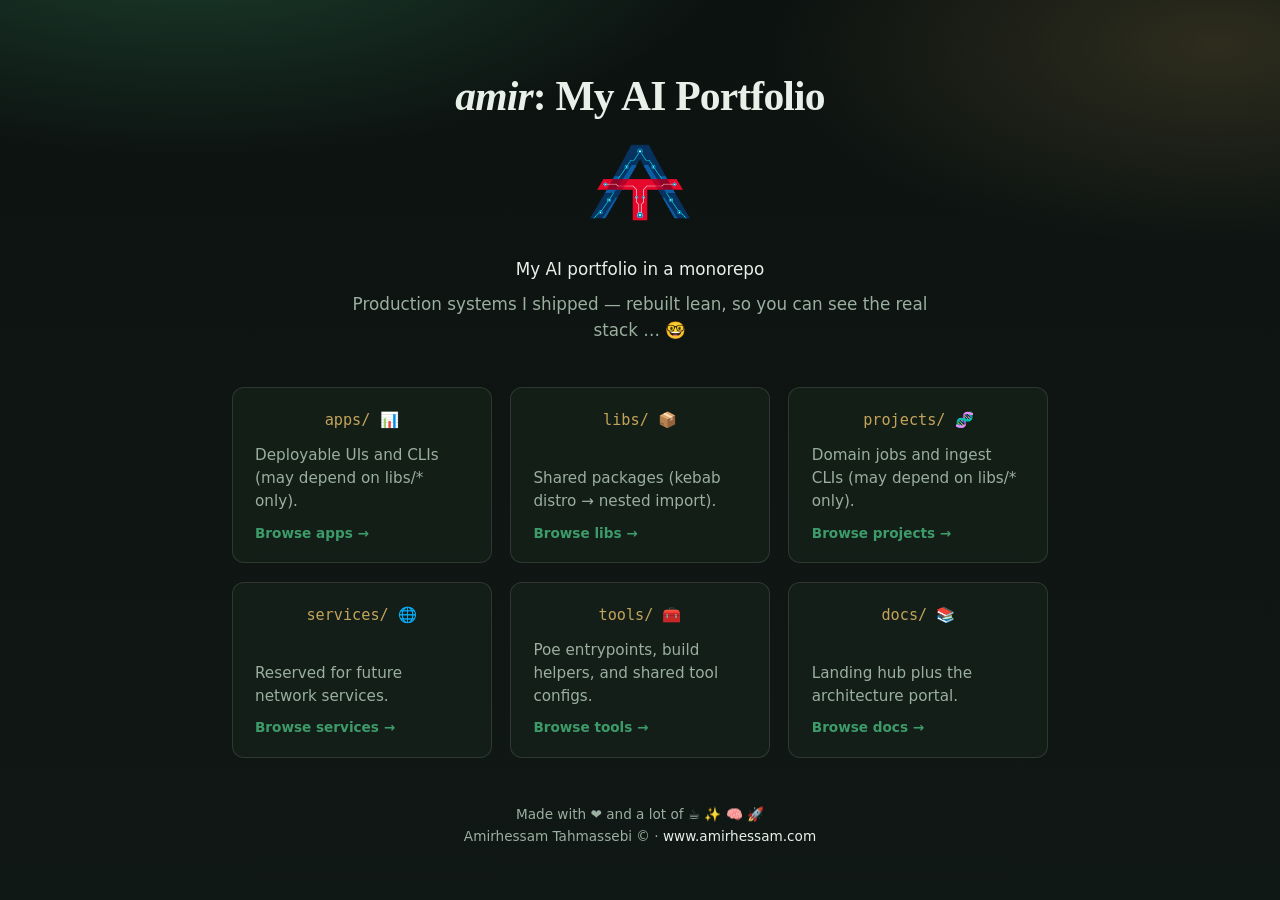
<file: index.html>
<!-- GitHub Pages branch-root shim. Edit docs/landing/index.html; keep paths in sync. -->
<!DOCTYPE html>
<html lang="en">
  <head>
    <meta charset="utf-8" />
    <meta name="viewport" content="width=device-width, initial-scale=1" />
    <title>amir: My AI Portfolio</title>
    <meta
      name="description"
      content="My AI portfolio in a monorepo — production systems I shipped, rebuilt lean so you can see the real stack."
    />
    <link rel="stylesheet" href="docs/landing/css/landing.css" />
    <link rel="icon" type="image/png" href="assets/img/logo_color_clear.png" />
    <link rel="apple-touch-icon" href="assets/img/logo_color_clear.png" />
  </head>
  <body>
    <main>
      <header class="brand">
        <h1><em>amir</em>: My AI Portfolio</h1>
        <img
          class="mark"
          src="assets/img/logo_color_clear.png"
          alt="amir logo"
          width="104"
          height="104"
        />
        <p>
          <a href="https://github.com/amirhessam88/amir">My AI portfolio in a monorepo</a>
        </p>
        <p>
          Production systems I shipped — rebuilt lean, so you can see the real stack … 🤓
        </p>
      </header>

      <section class="cards" aria-label="Monorepo topology">
        <a class="card" href="docs/landing/apps/index.html">
          <p class="path">apps/ 📊</p>
          <p>Deployable UIs and CLIs (may depend on libs/* only).</p>
          <span>Browse apps →</span>
        </a>

        <a class="card" href="docs/landing/libs/index.html">
          <p class="path">libs/ 📦</p>
          <p>Shared packages (kebab distro → nested import).</p>
          <span>Browse libs →</span>
        </a>

        <a class="card" href="docs/landing/projects/index.html">
          <p class="path">projects/ 🧬</p>
          <p>Domain jobs and ingest CLIs (may depend on libs/* only).</p>
          <span>Browse projects →</span>
        </a>

        <a class="card" href="docs/landing/services/index.html">
          <p class="path">services/ 🌐</p>
          <p>Reserved for future network services.</p>
          <span>Browse services →</span>
        </a>

        <a class="card" href="docs/landing/tools/index.html">
          <p class="path">tools/ 🧰</p>
          <p>Poe entrypoints, build helpers, and shared tool configs.</p>
          <span>Browse tools →</span>
        </a>

        <a class="card" href="docs/landing/docs/index.html">
          <p class="path">docs/ 📚</p>
          <p>Landing hub plus the architecture portal.</p>
          <span>Browse docs →</span>
        </a>
      </section>

      <footer>
        <p>Made with ❤️ and a lot of ☕️ ✨ 🧠 🚀</p>
        <p>
          Amirhessam Tahmassebi © ·
          <a href="https://www.amirhessam.com">www.amirhessam.com</a>
        </p>
      </footer>
    </main>
  </body>
</html>
</file>
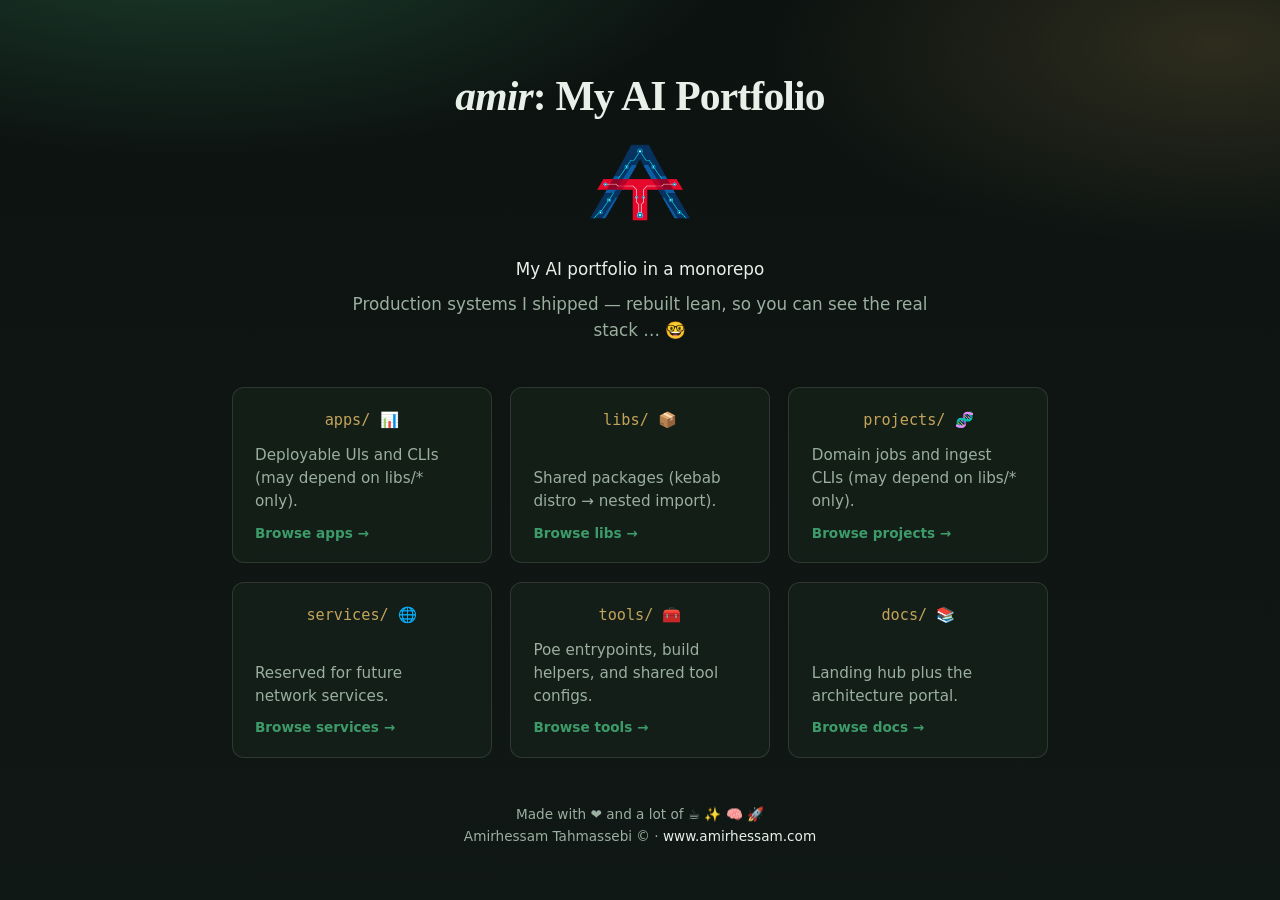
<file: docs/landing/index.html>
<!DOCTYPE html>
<html lang="en">
  <head>
    <meta charset="utf-8" />
    <meta name="viewport" content="width=device-width, initial-scale=1" />
    <title>amir: My AI Portfolio</title>
    <meta
      name="description"
      content="My AI portfolio in a monorepo — production systems I shipped, rebuilt lean so you can see the real stack."
    />
    <link rel="stylesheet" href="./css/landing.css" />
    <link rel="icon" type="image/png" href="./img/logo_color_clear.png" />
    <link rel="apple-touch-icon" href="./img/logo_color_clear.png" />
  </head>
  <body>
    <main>
      <header class="brand">
        <h1><em>amir</em>: My AI Portfolio</h1>
        <img
          class="mark"
          src="./img/logo_color_clear.png"
          alt="amir logo"
          width="104"
          height="104"
        />
        <p>
          <a href="https://github.com/amirhessam88/amir">My AI portfolio in a monorepo</a>
        </p>
        <p>
          Production systems I shipped — rebuilt lean, so you can see the real stack … 🤓
        </p>
      </header>

      <section class="cards" aria-label="Monorepo topology">
        <a class="card" href="./apps/index.html">
          <p class="path">apps/ 📊</p>
          <p>Deployable UIs and CLIs (may depend on libs/* only).</p>
          <span>Browse apps →</span>
        </a>

        <a class="card" href="./libs/index.html">
          <p class="path">libs/ 📦</p>
          <p>Shared packages (kebab distro → nested import).</p>
          <span>Browse libs →</span>
        </a>

        <a class="card" href="./projects/index.html">
          <p class="path">projects/ 🧬</p>
          <p>Domain jobs and ingest CLIs (may depend on libs/* only).</p>
          <span>Browse projects →</span>
        </a>

        <a class="card" href="./services/index.html">
          <p class="path">services/ 🌐</p>
          <p>Reserved for future network services.</p>
          <span>Browse services →</span>
        </a>

        <a class="card" href="./tools/index.html">
          <p class="path">tools/ 🧰</p>
          <p>Poe entrypoints, build helpers, and shared tool configs.</p>
          <span>Browse tools →</span>
        </a>

        <a class="card" href="./docs/index.html">
          <p class="path">docs/ 📚</p>
          <p>Landing hub plus the architecture portal.</p>
          <span>Browse docs →</span>
        </a>
      </section>

      <footer>
        <p>Made with ❤️ and a lot of ☕️ ✨ 🧠 🚀</p>
        <p>
          Amirhessam Tahmassebi © ·
          <a href="https://www.amirhessam.com">www.amirhessam.com</a>
        </p>
      </footer>
    </main>
  </body>
</html>
</file>
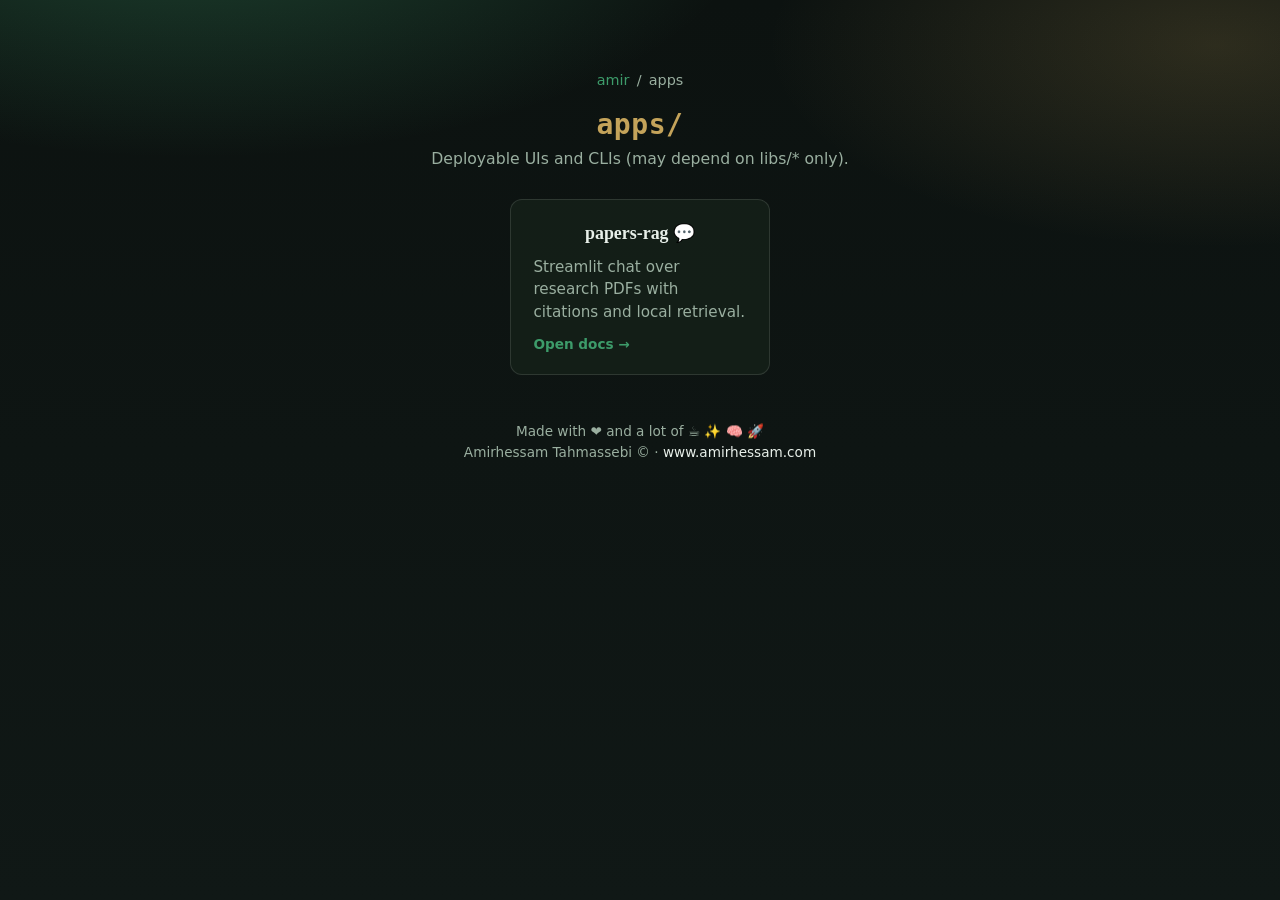
<file: docs/landing/apps/index.html>
<!DOCTYPE html>
<html lang="en">
  <head>
    <meta charset="utf-8" />
    <meta name="viewport" content="width=device-width, initial-scale=1" />
    <title>apps/ — amir docs</title>
    <meta name="description" content="Product leaves under apps/ in the amir monorepo." />
    <link rel="stylesheet" href="../css/landing.css" />
    <link rel="icon" type="image/png" href="../img/logo_color_clear.png" />
    <link rel="apple-touch-icon" href="../img/logo_color_clear.png" />
  </head>
  <body>
    <main>
      <nav class="crumb" aria-label="Breadcrumb">
        <a href="../index.html">amir</a>
        <span>/</span>
        <span>apps</span>
      </nav>

      <header class="section-head">
        <h2>apps/</h2>
        <p>Deployable UIs and CLIs (may depend on libs/* only).</p>
      </header>

      <section class="cards" aria-label="Apps">
        <a class="card" href="../papers-rag/index.html">
          <h3>papers-rag 💬</h3>
          <p>Streamlit chat over research PDFs with citations and local retrieval.</p>
          <span>Open docs →</span>
        </a>
      </section>

      <footer>
        <p>Made with ❤️ and a lot of ☕️ ✨ 🧠 🚀</p>
        <p>
          Amirhessam Tahmassebi © ·
          <a href="https://www.amirhessam.com">www.amirhessam.com</a>
        </p>
      </footer>
    </main>
  </body>
</html>
</file>
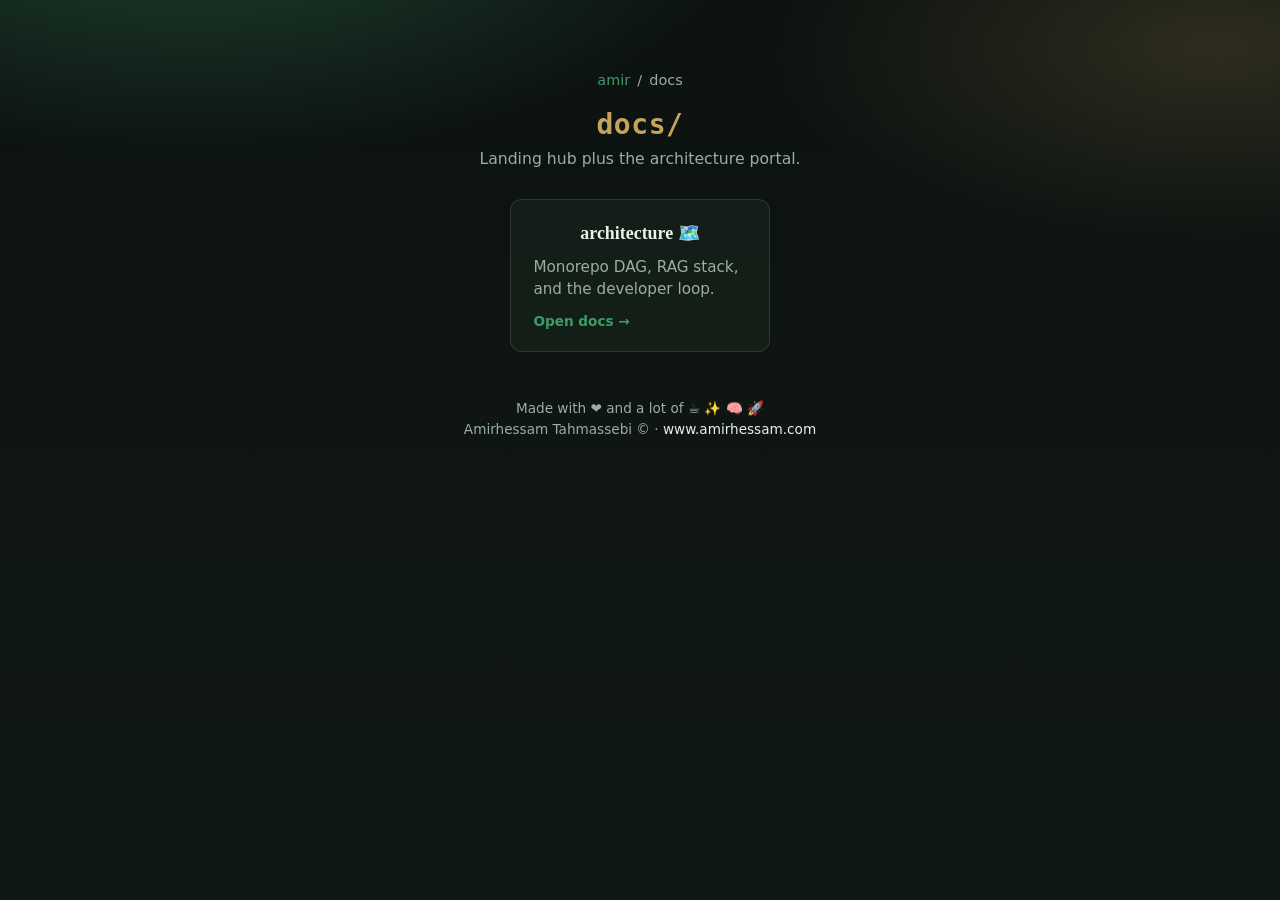
<file: docs/landing/docs/index.html>
<!DOCTYPE html>
<html lang="en">
  <head>
    <meta charset="utf-8" />
    <meta name="viewport" content="width=device-width, initial-scale=1" />
    <title>docs/ — amir docs</title>
    <meta name="description" content="Docs portal leaves under docs/ in the amir monorepo." />
    <link rel="stylesheet" href="../css/landing.css" />
    <link rel="icon" type="image/png" href="../img/logo_color_clear.png" />
    <link rel="apple-touch-icon" href="../img/logo_color_clear.png" />
  </head>
  <body>
    <main>
      <nav class="crumb" aria-label="Breadcrumb">
        <a href="../index.html">amir</a>
        <span>/</span>
        <span>docs</span>
      </nav>

      <header class="section-head">
        <h2>docs/</h2>
        <p>Landing hub plus the architecture portal.</p>
      </header>

      <section class="cards" aria-label="Docs">
        <a class="card" href="../architecture/index.html">
          <h3>architecture 🗺️</h3>
          <p>Monorepo DAG, RAG stack, and the developer loop.</p>
          <span>Open docs →</span>
        </a>
      </section>

      <footer>
        <p>Made with ❤️ and a lot of ☕️ ✨ 🧠 🚀</p>
        <p>
          Amirhessam Tahmassebi © ·
          <a href="https://www.amirhessam.com">www.amirhessam.com</a>
        </p>
      </footer>
    </main>
  </body>
</html>
</file>
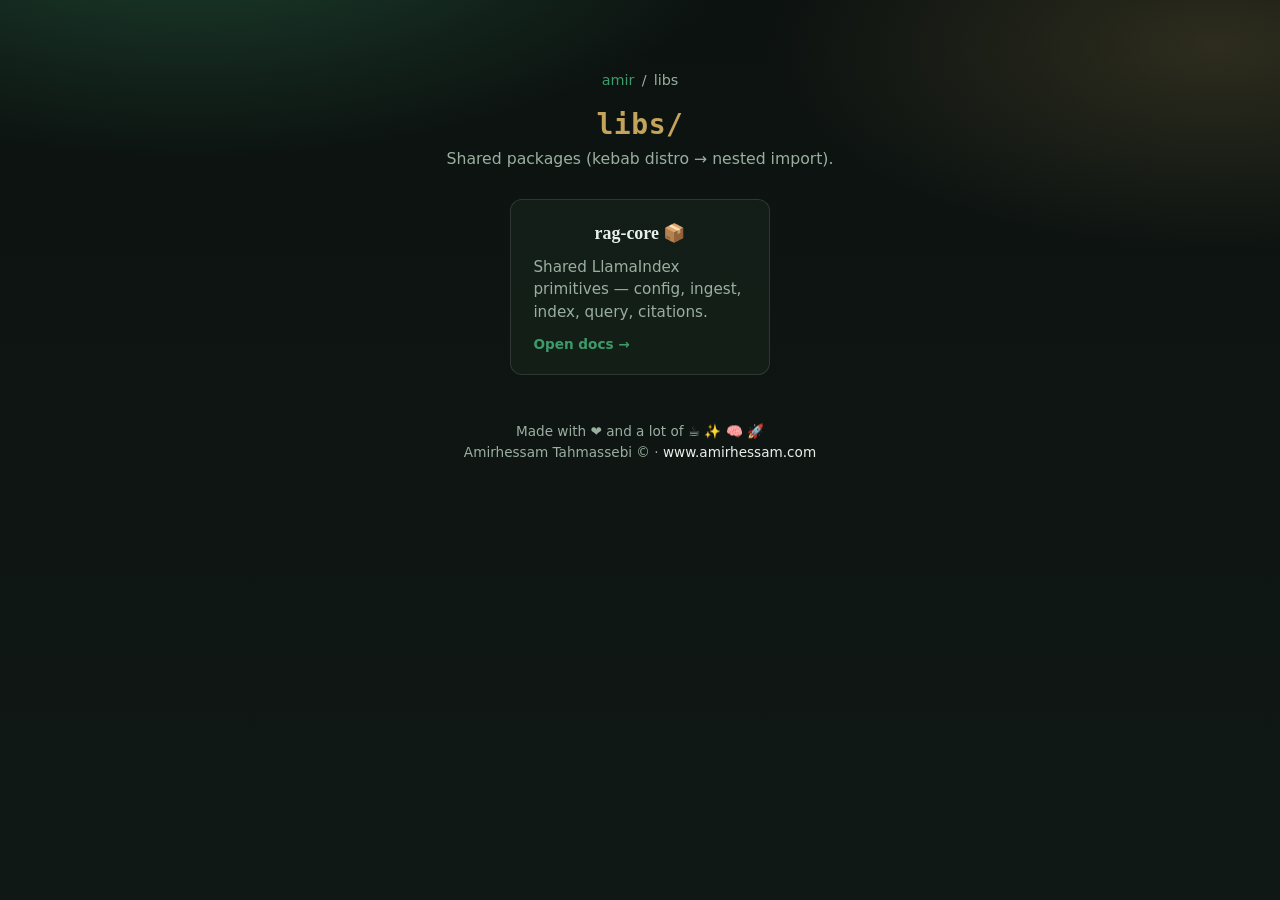
<file: docs/landing/libs/index.html>
<!DOCTYPE html>
<html lang="en">
  <head>
    <meta charset="utf-8" />
    <meta name="viewport" content="width=device-width, initial-scale=1" />
    <title>libs/ — amir docs</title>
    <meta name="description" content="Shared library leaves under libs/ in the amir monorepo." />
    <link rel="stylesheet" href="../css/landing.css" />
    <link rel="icon" type="image/png" href="../img/logo_color_clear.png" />
    <link rel="apple-touch-icon" href="../img/logo_color_clear.png" />
  </head>
  <body>
    <main>
      <nav class="crumb" aria-label="Breadcrumb">
        <a href="../index.html">amir</a>
        <span>/</span>
        <span>libs</span>
      </nav>

      <header class="section-head">
        <h2>libs/</h2>
        <p>Shared packages (kebab distro → nested import).</p>
      </header>

      <section class="cards" aria-label="Libs">
        <a class="card" href="../rag-core/index.html">
          <h3>rag-core 📦</h3>
          <p>Shared LlamaIndex primitives — config, ingest, index, query, citations.</p>
          <span>Open docs →</span>
        </a>
      </section>

      <footer>
        <p>Made with ❤️ and a lot of ☕️ ✨ 🧠 🚀</p>
        <p>
          Amirhessam Tahmassebi © ·
          <a href="https://www.amirhessam.com">www.amirhessam.com</a>
        </p>
      </footer>
    </main>
  </body>
</html>
</file>
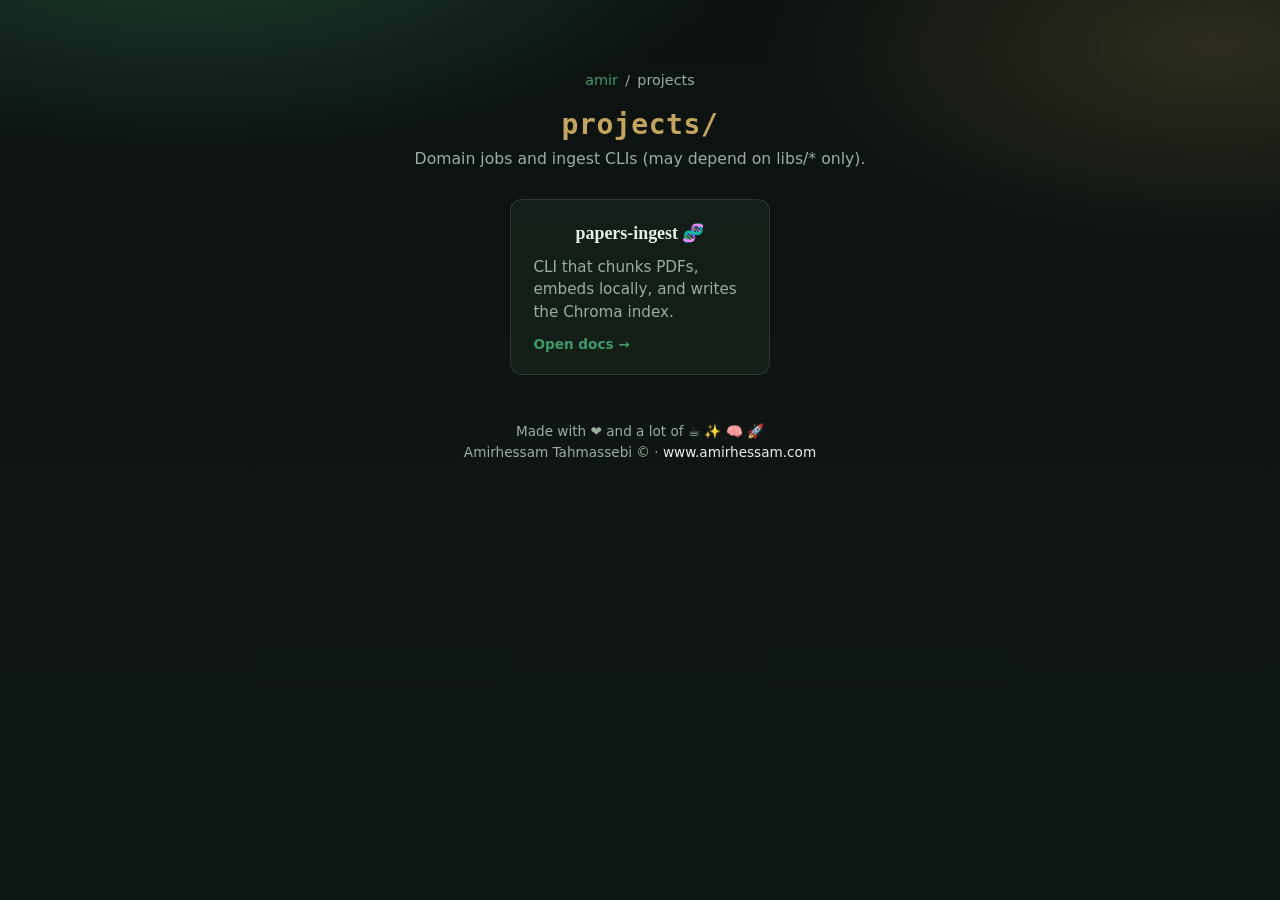
<file: docs/landing/projects/index.html>
<!DOCTYPE html>
<html lang="en">
  <head>
    <meta charset="utf-8" />
    <meta name="viewport" content="width=device-width, initial-scale=1" />
    <title>projects/ — amir docs</title>
    <meta name="description" content="Project leaves under projects/ in the amir monorepo." />
    <link rel="stylesheet" href="../css/landing.css" />
    <link rel="icon" type="image/png" href="../img/logo_color_clear.png" />
    <link rel="apple-touch-icon" href="../img/logo_color_clear.png" />
  </head>
  <body>
    <main>
      <nav class="crumb" aria-label="Breadcrumb">
        <a href="../index.html">amir</a>
        <span>/</span>
        <span>projects</span>
      </nav>

      <header class="section-head">
        <h2>projects/</h2>
        <p>Domain jobs and ingest CLIs (may depend on libs/* only).</p>
      </header>

      <section class="cards" aria-label="Projects">
        <a class="card" href="../papers-ingest/index.html">
          <h3>papers-ingest 🧬</h3>
          <p>CLI that chunks PDFs, embeds locally, and writes the Chroma index.</p>
          <span>Open docs →</span>
        </a>
      </section>

      <footer>
        <p>Made with ❤️ and a lot of ☕️ ✨ 🧠 🚀</p>
        <p>
          Amirhessam Tahmassebi © ·
          <a href="https://www.amirhessam.com">www.amirhessam.com</a>
        </p>
      </footer>
    </main>
  </body>
</html>
</file>
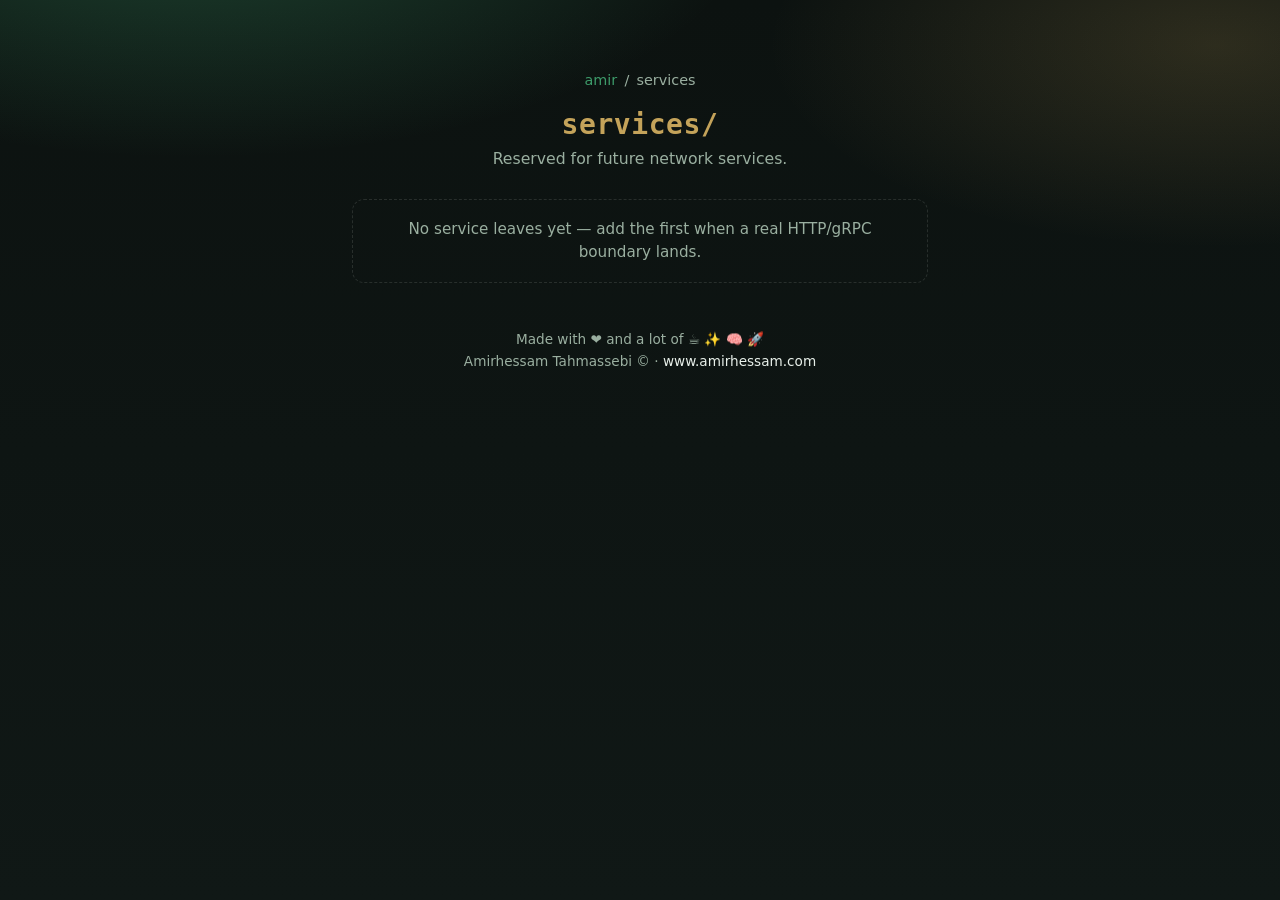
<file: docs/landing/services/index.html>
<!DOCTYPE html>
<html lang="en">
  <head>
    <meta charset="utf-8" />
    <meta name="viewport" content="width=device-width, initial-scale=1" />
    <title>services/ — amir docs</title>
    <meta name="description" content="Service leaves under services/ in the amir monorepo." />
    <link rel="stylesheet" href="../css/landing.css" />
    <link rel="icon" type="image/png" href="../img/logo_color_clear.png" />
    <link rel="apple-touch-icon" href="../img/logo_color_clear.png" />
  </head>
  <body>
    <main>
      <nav class="crumb" aria-label="Breadcrumb">
        <a href="../index.html">amir</a>
        <span>/</span>
        <span>services</span>
      </nav>

      <header class="section-head">
        <h2>services/</h2>
        <p>Reserved for future network services.</p>
      </header>

      <p class="empty">
        No service leaves yet — add the first when a real HTTP/gRPC boundary lands.
      </p>

      <footer>
        <p>Made with ❤️ and a lot of ☕️ ✨ 🧠 🚀</p>
        <p>
          Amirhessam Tahmassebi © ·
          <a href="https://www.amirhessam.com">www.amirhessam.com</a>
        </p>
      </footer>
    </main>
  </body>
</html>
</file>
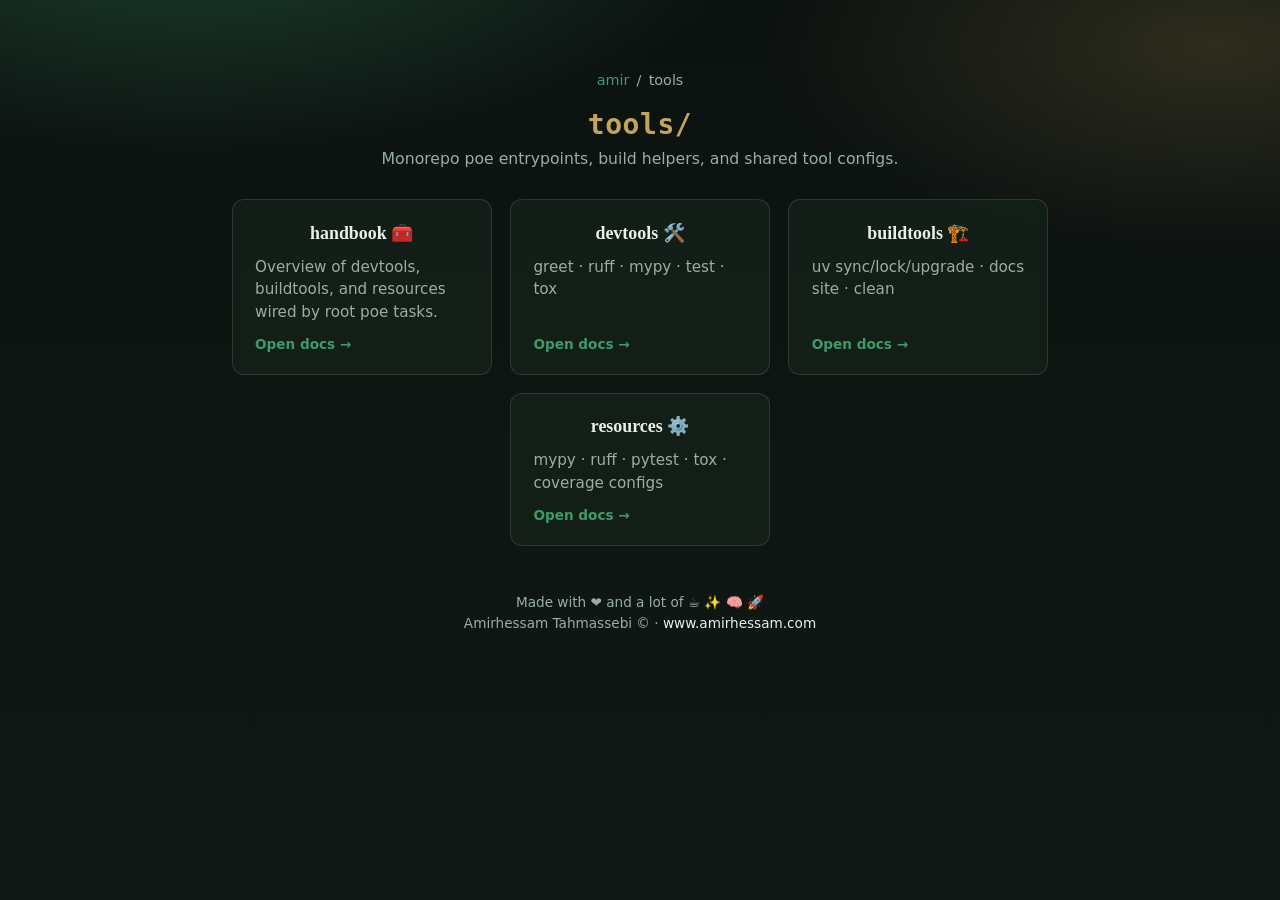
<file: docs/landing/tools/index.html>
<!DOCTYPE html>
<html lang="en">
  <head>
    <meta charset="utf-8" />
    <meta name="viewport" content="width=device-width, initial-scale=1" />
    <title>tools/ — amir docs</title>
    <meta name="description" content="Tool entrypoints under tools/ in the amir monorepo." />
    <link rel="stylesheet" href="../css/landing.css" />
    <link rel="icon" type="image/png" href="../img/logo_color_clear.png" />
    <link rel="apple-touch-icon" href="../img/logo_color_clear.png" />
  </head>
  <body>
    <main>
      <nav class="crumb" aria-label="Breadcrumb">
        <a href="../index.html">amir</a>
        <span>/</span>
        <span>tools</span>
      </nav>

      <header class="section-head">
        <h2>tools/</h2>
        <p>Monorepo poe entrypoints, build helpers, and shared tool configs.</p>
      </header>

      <section class="cards" aria-label="Tools">
        <a class="card" href="../toolbox/index.html">
          <h3>handbook 🧰</h3>
          <p>Overview of devtools, buildtools, and resources wired by root poe tasks.</p>
          <span>Open docs →</span>
        </a>

        <a class="card" href="../toolbox/pages/devtools.html">
          <h3>devtools 🛠️</h3>
          <p>greet · ruff · mypy · test · tox</p>
          <span>Open docs →</span>
        </a>

        <a class="card" href="../toolbox/pages/buildtools.html">
          <h3>buildtools 🏗️</h3>
          <p>uv sync/lock/upgrade · docs site · clean</p>
          <span>Open docs →</span>
        </a>

        <a class="card" href="../toolbox/pages/resources.html">
          <h3>resources ⚙️</h3>
          <p>mypy · ruff · pytest · tox · coverage configs</p>
          <span>Open docs →</span>
        </a>
      </section>

      <footer>
        <p>Made with ❤️ and a lot of ☕️ ✨ 🧠 🚀</p>
        <p>
          Amirhessam Tahmassebi © ·
          <a href="https://www.amirhessam.com">www.amirhessam.com</a>
        </p>
      </footer>
    </main>
  </body>
</html>
</file>
<file: docs/landing/css/landing.css>
:root {
  --bg: #0c1210;
  --surface: #152019;
  --text: #e8f0ea;
  --muted: #9aafa0;
  --accent: #3d9b6a;
  --accent-2: #c4a35a;
  --border: rgba(232, 240, 234, 0.12);
}

* {
  box-sizing: border-box;
}

body {
  margin: 0;
  min-height: 100vh;
  font-family: "Iowan Old Style", "Palatino Linotype", Palatino, Georgia, serif;
  color: var(--text);
  background:
    radial-gradient(ellipse 80% 50% at 15% -10%, rgba(61, 155, 106, 0.35), transparent 55%),
    radial-gradient(ellipse 70% 45% at 95% 5%, rgba(196, 163, 90, 0.18), transparent 50%),
    linear-gradient(180deg, #0c1210 0%, #101816 100%);
}

main {
  width: min(980px, calc(100% - 2.5rem));
  margin: 0 auto;
  padding: 4.5rem 0 3rem;
}

.brand {
  text-align: center;
  margin-bottom: 2.75rem;
}

.brand .mark {
  display: block;
  width: clamp(4.5rem, 12vw, 6.5rem);
  height: auto;
  margin: 0 auto 1rem;
}

.brand h1 {
  margin: 0 0 1rem;
  font-size: clamp(1.9rem, 4vw, 2.6rem);
  letter-spacing: -0.02em;
  font-weight: 700;
}

.brand p {
  margin: 0 auto;
  max-width: 38rem;
  color: var(--muted);
  line-height: 1.55;
  font-family: "Segoe UI", system-ui, -apple-system, sans-serif;
  font-size: 1.05rem;
}

.brand p + p {
  margin-top: 0.55rem;
}

.brand p a {
  color: var(--text);
  text-decoration: none;
}

.brand p a:hover {
  color: var(--accent);
  text-decoration: underline;
}

.crumb {
  display: flex;
  justify-content: center;
  gap: 0.45rem;
  margin: 0 0 1.25rem;
  font-family: "Segoe UI", system-ui, -apple-system, sans-serif;
  font-size: 0.9rem;
  color: var(--muted);
}

.crumb a {
  color: var(--accent);
  text-decoration: none;
}

.crumb a:hover {
  text-decoration: underline;
}

.section-head {
  text-align: center;
  margin-bottom: 1.75rem;
  font-family: "Segoe UI", system-ui, -apple-system, sans-serif;
}

.section-head h2 {
  margin: 0 0 0.4rem;
  font-size: clamp(1.35rem, 3vw, 1.75rem);
  font-family: ui-monospace, "SF Mono", Menlo, Consolas, monospace;
  color: var(--accent-2);
  letter-spacing: 0.02em;
}

.section-head p {
  margin: 0 auto;
  max-width: 34rem;
  color: var(--muted);
  line-height: 1.5;
  font-size: 0.98rem;
}

.cards {
  display: flex;
  flex-wrap: wrap;
  justify-content: center;
  gap: 1.15rem;
}

.card {
  display: flex;
  flex-direction: column;
  flex: 0 1 260px;
  width: 260px;
  gap: 0.75rem;
  padding: 1.35rem 1.4rem;
  background: color-mix(in srgb, var(--surface) 90%, transparent);
  border: 1px solid var(--border);
  border-radius: 12px;
  text-decoration: none;
  color: inherit;
  transition: border-color 0.2s ease, transform 0.2s ease;
  font-family: "Segoe UI", system-ui, -apple-system, sans-serif;
}

.card:hover {
  border-color: color-mix(in srgb, var(--accent) 70%, white);
  transform: translateY(-2px);
}

.card h2,
.card h3 {
  margin: 0;
  font-size: 1.12rem;
  text-align: center;
  font-family: "Iowan Old Style", Palatino, Georgia, serif;
}

.card .path {
  margin: 0;
  text-align: center;
  font-family: ui-monospace, "SF Mono", Menlo, Consolas, monospace;
  font-size: 0.95rem;
  color: var(--accent-2);
}

.card p {
  margin: 0;
  flex: 1;
  color: var(--muted);
  font-size: 0.95rem;
  line-height: 1.5;
}

.card span {
  font-size: 0.85rem;
  font-weight: 600;
  color: var(--accent);
}

.empty {
  margin: 0 auto;
  padding: 1.15rem 1.25rem;
  border: 1px dashed var(--border);
  border-radius: 12px;
  color: var(--muted);
  font-size: 0.95rem;
  line-height: 1.5;
  max-width: 36rem;
  text-align: center;
  font-family: "Segoe UI", system-ui, -apple-system, sans-serif;
}

footer {
  margin-top: 3rem;
  text-align: center;
  color: var(--muted);
  font-size: 0.85rem;
  font-family: "Segoe UI", system-ui, -apple-system, sans-serif;
}

footer p {
  margin: 0.35rem 0;
}

footer a {
  color: var(--text);
  text-decoration: none;
}

footer a:hover {
  color: var(--accent);
  text-decoration: underline;
}
</file>
